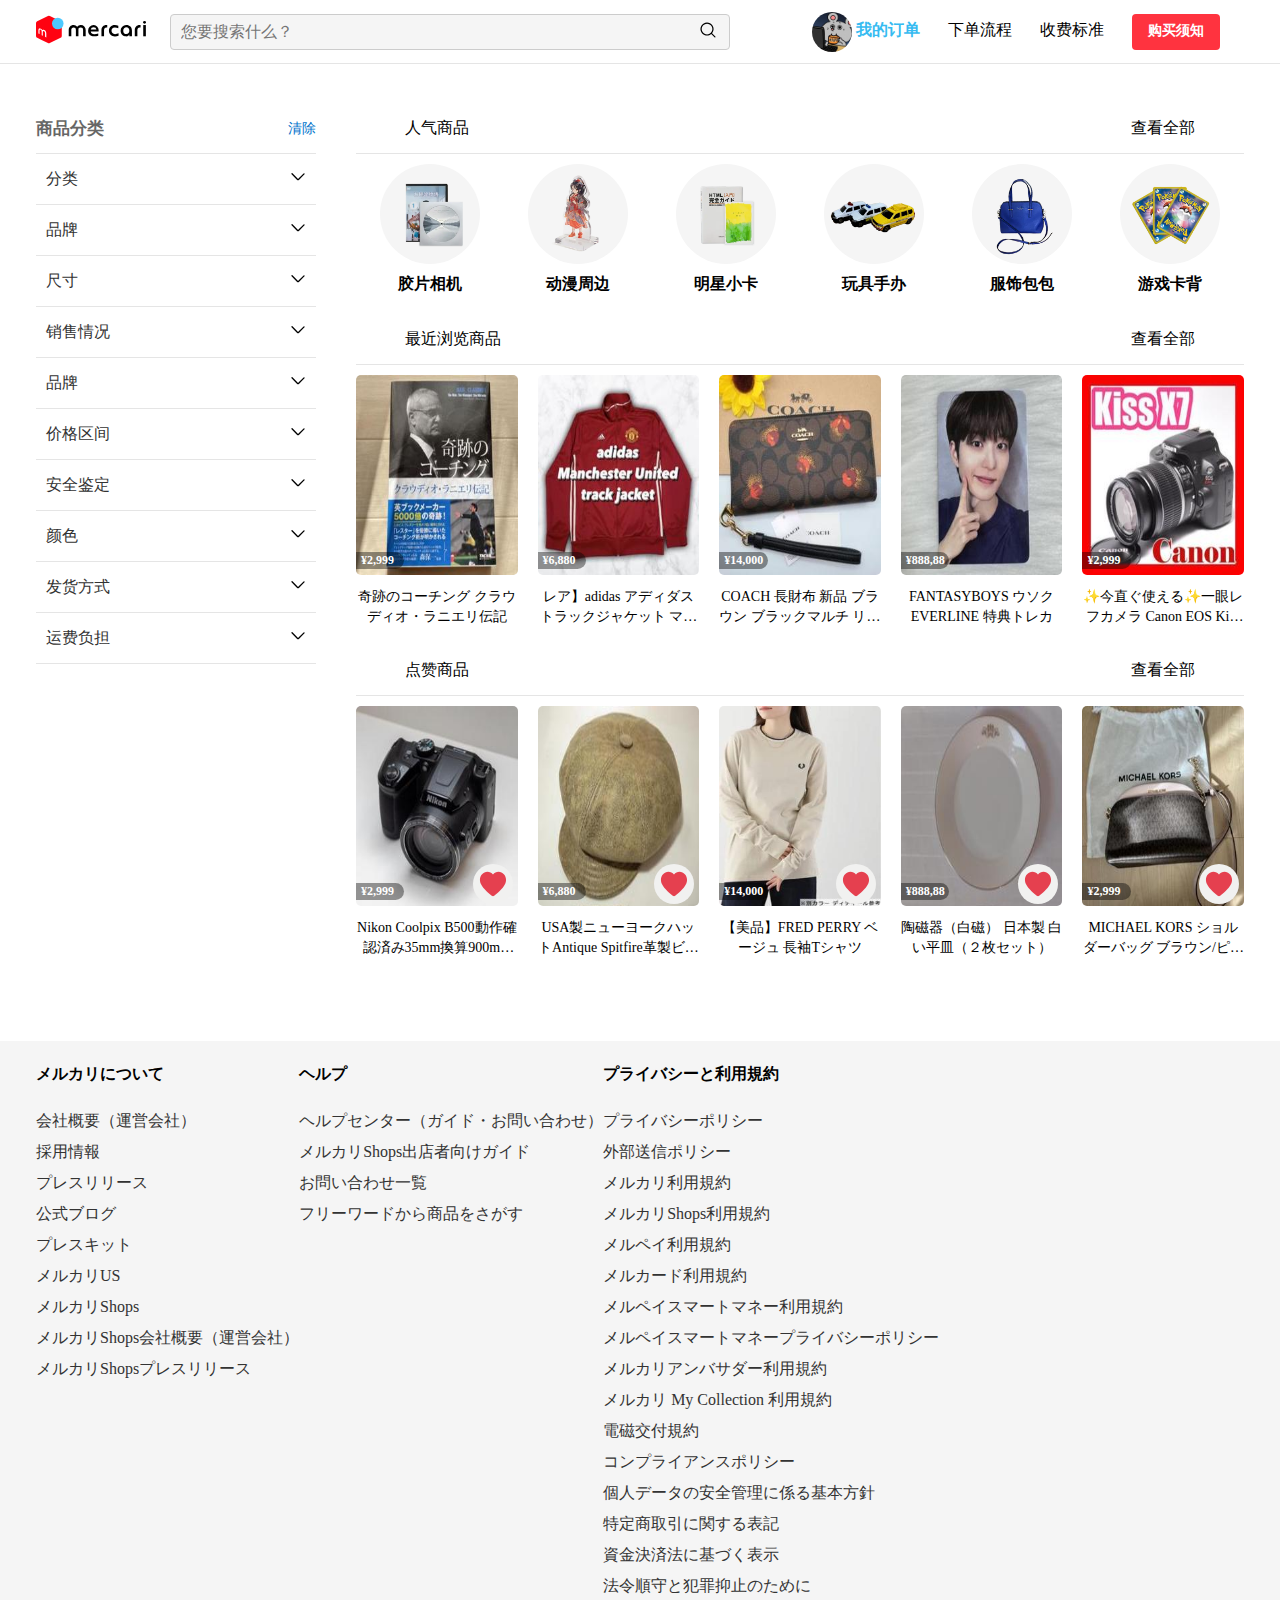
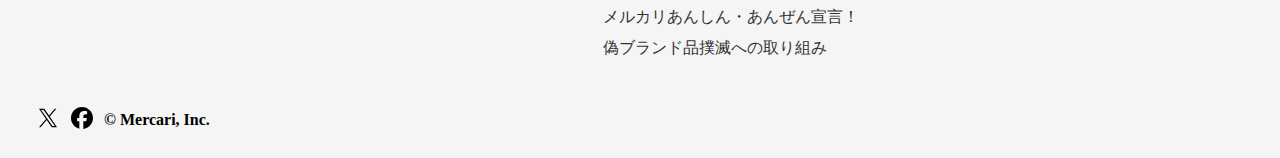
<file: index.html>
<!DOCTYPE html>
<html lang="en">

<head>
    <meta charset="UTF-8">
    <meta name="viewport" content="width=device-width, initial-scale=1.0">
    <title>Document</title>
    <link rel="stylesheet" href="../css/index.css">
    <script src="../js/jquery.min.js"></script>
</head>

<body>
    <div id="content">
        <header>
            <div class="naviTop">
                <!-- 左边logo -->
                <div class="navigoTop-left">
                    <div class="navigoTop-left-logo">
                        <svg viewBox="0 0 182 49" width="110" height="49" xmlns="http://www.w3.org/2000/svg"
                            version="1.1" role="img">
                            <title>メルカリ</title>
                            <g id="mercari-logo">
                                <path fill="#ff0211" fill-rule="evenodd"
                                    d="M42.65,14.15l0,21a3.55,3.55,0,0,1-2,3.17l-17.8,8.59a3.54,3.54,0,0,1-3.08,0L9.25,41.82,2,38.27A3.51,3.51,0,0,1,0,35.1l0-21a3.5,3.5,0,0,1,2-3.14L19.79,2.07a3.55,3.55,0,0,1,3.16,0L40.71,11A3.53,3.53,0,0,1,42.65,14.15Z">
                                </path>
                                <rect fill="var(--component-mercari-logo-text-color)" x="177.42" y="17.11" width="4.35"
                                    height="18.64"></rect>
                                <path fill="var(--component-mercari-logo-text-color)"
                                    d="M130.76,32.16c-3.66,0-5.8-2.27-5.8-5.45s1.65-5.72,5.5-5.72a13.13,13.13,0,0,1,5.73,1.37V18.29a15,15,0,0,0-5.81-1.19c-5.92,0-9.69,4.08-9.69,9.61s4.11,9.19,10,9.19a15.89,15.89,0,0,0,5.92-1.18v-4A15,15,0,0,1,130.76,32.16Z">
                                </path>
                                <path fill="var(--component-mercari-logo-text-color)"
                                    d="M74,17.11A7,7,0,0,0,68.14,20a7.39,7.39,0,0,0-6-2.89c-4.74,0-8,3.58-8,8.33V35.75h4.29V25c0-2.28,1.38-4,3.72-4A3.76,3.76,0,0,1,66,25V35.75h4.21V25A3.7,3.7,0,0,1,74,21a3.79,3.79,0,0,1,3.91,4V35.75h4.29V25.44A8,8,0,0,0,74,17.11Z">
                                </path>
                                <circle fill="var(--component-mercari-logo-text-color)" cx="179.59" cy="12.66" r="2.41">
                                </circle>
                                <path fill="var(--component-mercari-logo-text-color)"
                                    d="M149.47,17.11A9.12,9.12,0,0,0,140,26.49c0,5.52,3.73,9.38,9.06,9.38a5.84,5.84,0,0,0,5.41-3.16v3h4.28V26.49C158.76,20.8,155.17,17.11,149.47,17.11Zm0,15c-3.15,0-5.11-2.15-5.11-5.62,0-3.2,2.2-5.61,5.11-5.61,3.1,0,5,2.2,5,5.61C154.44,29.21,152.74,32.11,149.43,32.11Z">
                                </path>
                                <path fill="var(--component-mercari-logo-text-color)"
                                    d="M116.31,21c-2.35,0-3.73,1.95-3.73,4.54V35.75h-4.29V25.44c0-4.75,3.27-8.33,8-8.33h1.55V21Z">
                                </path>
                                <path fill="var(--component-mercari-logo-text-color)"
                                    d="M171.45,21c-2.35,0-3.73,1.95-3.73,4.54V35.75h-4.29V25.44c0-4.75,3.27-8.33,8-8.33H173V21Z">
                                </path>
                                <path fill="var(--component-mercari-logo-text-color)"
                                    d="M95.46,17.1a9.16,9.16,0,0,0-9.24,9.43c0,5.86,4.2,9.34,10,9.34A20.69,20.69,0,0,0,103,34.68V30.92a20.17,20.17,0,0,1-6.58,1.41C93.2,32.33,91,30.9,90.54,28h13a15.14,15.14,0,0,0,.13-2.07A8.54,8.54,0,0,0,95.46,17.1Zm-4.88,7.54a4.76,4.76,0,0,1,9.39,0Z">
                                </path>
                                <circle fill="#4dc9ff" cx="36.03" cy="14.65" r="9.56"></circle>
                                <path fill="#fff"
                                    d="M5.87,32.15,4,31.23V25.7c0-1.62.91-3.24,2.79-3.05a4.75,4.75,0,0,1,3.54,2.75,2.4,2.4,0,0,1,2.13-.6c1,.13,4.59,1.48,4.59,6.39V37.7l-2.05-1V30.58a3.25,3.25,0,0,0-2.57-3.44c-.61-.06-1.14.43-1.15,1.48s0,6.21,0,6.21L9.4,33.91V28.12c0-2.55-1.65-3.34-2.37-3.42-.41,0-1.16.21-1.16,1.52Z">
                                </path>
                            </g>
                        </svg>
                    </div>

                </div>
                <!-- 左边logo -->
                <!-- 中间搜索框 -->
                <div class="navigoTop-input">
                    <form action="" class="ftyHYg" id="ftyHYg">
                        <input type="text" class="cjcIyR" placeholder="您要搜索什么？">
                        <button class="navigoTop-search" type="button" role="button" aria-label="検索">
                            <div class="childContainer__d01ad679">
                                <div class="merIcon" aria-hidden="true"><svg width="20" height="20"
                                        class="icon__386b8057 primary__386b8057" fill-rule="evenodd"
                                        viewBox="0 0 24 24">
                                        <path
                                            d="M20.79,19.8l-3.94-3.94a7.86,7.86,0,1,0-1,1l3.94,3.94a.7.7,0,0,0,.5.21.67.67,0,0,0,.49-.21A.69.69,0,0,0,20.79,19.8ZM6.28,15.39a6.44,6.44,0,1,1,9.11,0,6.43,6.43,0,0,1-9.11,0Z">
                                        </path>
                                    </svg></div>
                            </div>
                        </button>
                    </form>
                    <div id="history">
                        <ul id="historyTop">
                            <li><span>按类别搜索</span><svg width="16" height="16" fill-rule="evenodd" viewBox="0 0 24 24">
                                    <path
                                        d="M9.93,2.29a1,1,0,0,0-1.41,0,1,1,0,0,0,0,1.42l8,8a.41.41,0,0,1,0,.58l-8,8a1,1,0,0,0,1.41,1.42l8-8a2.43,2.43,0,0,0,0-3.42Z">
                                    </path>
                                </svg></li>
                            <li><span>按品牌搜索</span><svg width="16" height="16" fill-rule="evenodd" viewBox="0 0 24 24">
                                    <path
                                        d="M9.93,2.29a1,1,0,0,0-1.41,0,1,1,0,0,0,0,1.42l8,8a.41.41,0,0,1,0,.58l-8,8a1,1,0,0,0,1.41,1.42l8-8a2.43,2.43,0,0,0,0-3.42Z">
                                    </path>
                                </svg></li>
                        </ul>
                        <div class="history-title"><span>搜索历史</span><a>清除</a></div>

                        <ul id="historyBottom">
                            <li><span>手机</span><svg width="16" height="16" fill-rule="evenodd" viewBox="0 0 24 24">
                                    <path
                                        d="M9.93,2.29a1,1,0,0,0-1.41,0,1,1,0,0,0,0,1.42l8,8a.41.41,0,0,1,0,.58l-8,8a1,1,0,0,0,1.41,1.42l8-8a2.43,2.43,0,0,0,0-3.42Z">
                                    </path>
                                </svg></li>
                            <li><span>电话</span><svg width="16" height="16" fill-rule="evenodd" viewBox="0 0 24 24">
                                    <path
                                        d="M9.93,2.29a1,1,0,0,0-1.41,0,1,1,0,0,0,0,1.42l8,8a.41.41,0,0,1,0,.58l-8,8a1,1,0,0,0,1.41,1.42l8-8a2.43,2.43,0,0,0,0-3.42Z">
                                    </path>
                                </svg></li>
                            <li><span>测试</span><svg width="16" height="16" fill-rule="evenodd" viewBox="0 0 24 24">
                                    <path
                                        d="M9.93,2.29a1,1,0,0,0-1.41,0,1,1,0,0,0,0,1.42l8,8a.41.41,0,0,1,0,.58l-8,8a1,1,0,0,0,1.41,1.42l8-8a2.43,2.43,0,0,0,0-3.42Z">
                                    </path>
                                </svg></li>
                            <li><span>电脑</span><svg width="16" height="16" fill-rule="evenodd" viewBox="0 0 24 24">
                                    <path
                                        d="M9.93,2.29a1,1,0,0,0-1.41,0,1,1,0,0,0,0,1.42l8,8a.41.41,0,0,1,0,.58l-8,8a1,1,0,0,0,1.41,1.42l8-8a2.43,2.43,0,0,0,0-3.42Z">
                                    </path>
                                </svg></li>
                                <li><span>课本</span><svg width="16" height="16" fill-rule="evenodd" viewBox="0 0 24 24">
                                    <path
                                        d="M9.93,2.29a1,1,0,0,0-1.41,0,1,1,0,0,0,0,1.42l8,8a.41.41,0,0,1,0,.58l-8,8a1,1,0,0,0,1.41,1.42l8-8a2.43,2.43,0,0,0,0-3.42Z">
                                    </path>
                                </svg></li>
                        </ul>
                        <div id="help"><span>搜索帮助</span><svg width="20" height="20" fill="#0073cc" viewBox="0 0 24 24">
                                <path
                                    d="M9.93,2.29a1,1,0,0,0-1.41,0,1,1,0,0,0,0,1.42l8,8a.41.41,0,0,1,0,.58l-8,8a1,1,0,0,0,1.41,1.42l8-8a2.43,2.43,0,0,0,0-3.42Z">
                                </path>
                            </svg></div>
                    </div>
                </div>
                <!-- 中间搜索框 -->
                <div class="navigoTop-right">
                    <ul class="navigoTop-right-list">
                        <li class="navigoTop-right-item" style="margin-right: 0;"><img src="../img/avatar.jpg" alt=""
                                id="avatar"></li>
                        <li class="navigoTop-right-item" id="Myorders"><a href="#">我的订单</a></li>
                        <li class="navigoTop-right-item nav">下单流程</li>
                        <li class="navigoTop-right-item nav">收费标准</li>
                        <li class="navigoTop-right-item nav" id="goods">购买须知</li>
                    </ul>

                </div>
            </div>
        </header>
        <!-- <p>返回</p> -->
        <main>
            <aside>
                <div class="classifyTitle"><span>商品分类</span><span>清除</span></div>
                <ul class="classify" id="accordion">
                    <li class="accordion-item">
                        <div class="accordion-title">
                            <span>分类</span>
                            <span class="iconRight"><svg width="16" height="16"  fill-rule="evenodd" viewBox="0 0 24 24"><path d="M13.67,6.45a2.46,2.46,0,0,0-3.42,0l-8,8a1,1,0,0,0,0,1.42,1,1,0,0,0,1.41,0l8-8a.35.35,0,0,1,.58,0l8,8.1a1,1,0,1,0,1.42-1.41Z"></path></svg></span>
                        </div>
                        <div class="accordion-content">
                            <select id="category-select">
                                <option value="all" selected>全部</option>
                                <option value="clothes">服装</option>
                                <option value="electronics">电子产品</option>
                                <option value="books">书籍</option>
                            </select>
                        </div>
                    </li>
                    <li class="accordion-item">
                        <div class="accordion-title">
                            <span>品牌</span>
                            <span class="iconRight"><svg width="16" height="16"  fill-rule="evenodd" viewBox="0 0 24 24"><path d="M13.67,6.45a2.46,2.46,0,0,0-3.42,0l-8,8a1,1,0,0,0,0,1.42,1,1,0,0,0,1.41,0l8-8a.35.35,0,0,1,.58,0l8,8.1a1,1,0,1,0,1.42-1.41Z"></path></svg></span>
                        </div>
                        <div class="accordion-content">
                            <select id="category-select"  >
                                <option value="all" selected>全部</option>
                                <option value="clothes">服装</option>
                                <option value="electronics">电子产品</option>
                                <option value="books">书籍</option>
                            </select>
                        </div>
                    </li>
                    <li class="accordion-item">     <div class="accordion-title">
                        <span>尺寸</span>
                        <span class="iconRight"><svg width="16" height="16"  fill-rule="evenodd" viewBox="0 0 24 24"><path d="M13.67,6.45a2.46,2.46,0,0,0-3.42,0l-8,8a1,1,0,0,0,0,1.42,1,1,0,0,0,1.41,0l8-8a.35.35,0,0,1,.58,0l8,8.1a1,1,0,1,0,1.42-1.41Z"></path></svg></span>
                    </div>
                    <div class="accordion-content">
                        <select id="category-select"  >
                            <option value="all" selected>全部</option>
                            <option value="clothes">服装</option>
                            <option value="electronics">电子产品</option>
                            <option value="books">书籍</option>
                        </select>
                    </div></li>
                    <li class="accordion-item">
                        <div class="accordion-title">
                            <span>销售情况</span>
                            <span class="iconRight"><svg width="16" height="16"  fill-rule="evenodd" viewBox="0 0 24 24"><path d="M13.67,6.45a2.46,2.46,0,0,0-3.42,0l-8,8a1,1,0,0,0,0,1.42,1,1,0,0,0,1.41,0l8-8a.35.35,0,0,1,.58,0l8,8.1a1,1,0,1,0,1.42-1.41Z"></path></svg></span>
                        </div>
                        <div class="accordion-content">
                            <select id="category-select"  >
                                <option value="all" selected>全部</option>
                                <option value="clothes">服装</option>
                                <option value="electronics">电子产品</option>
                                <option value="books">书籍</option>
                            </select>
                        </div>
                    </li>
                    <li class="accordion-item">
                        <div class="accordion-title">
                            <span>品牌</span>
                            <span class="iconRight"><svg width="16" height="16"  fill-rule="evenodd" viewBox="0 0 24 24"><path d="M13.67,6.45a2.46,2.46,0,0,0-3.42,0l-8,8a1,1,0,0,0,0,1.42,1,1,0,0,0,1.41,0l8-8a.35.35,0,0,1,.58,0l8,8.1a1,1,0,1,0,1.42-1.41Z"></path></svg></span>
                        </div>
                        <div class="accordion-content">
                            <select id="category-select"  >
                                <option value="all" selected>全部</option>
                                <option value="clothes">服装</option>
                                <option value="electronics">电子产品</option>
                                <option value="books">书籍</option>
                            </select>
                        </div>
                    </li>
                    <li class="accordion-item">
                        <div class="accordion-title">
                            <span>价格区间</span>
                            <span class="iconRight"><svg width="16" height="16"  fill-rule="evenodd" viewBox="0 0 24 24"><path d="M13.67,6.45a2.46,2.46,0,0,0-3.42,0l-8,8a1,1,0,0,0,0,1.42,1,1,0,0,0,1.41,0l8-8a.35.35,0,0,1,.58,0l8,8.1a1,1,0,1,0,1.42-1.41Z"></path></svg></span>
                        </div>
                        <div class="accordion-content">
                            <select id="category-select"  >
                                <option value="all" selected>全部</option>
                                <option value="clothes">服装</option>
                                <option value="electronics">电子产品</option>
                                <option value="books">书籍</option>
                            </select>
                        </div>
                    </li>
                    <li class="accordion-item">
                        <div class="accordion-title">
                            <span>安全鉴定</span>
                            <span class="iconRight"><svg width="16" height="16"  fill-rule="evenodd" viewBox="0 0 24 24"><path d="M13.67,6.45a2.46,2.46,0,0,0-3.42,0l-8,8a1,1,0,0,0,0,1.42,1,1,0,0,0,1.41,0l8-8a.35.35,0,0,1,.58,0l8,8.1a1,1,0,1,0,1.42-1.41Z"></path></svg></span>
                        </div>
                        <div class="accordion-content">
                            <select id="category-select"  >
                                <option value="all" selected>全部</option>
                                <option value="clothes">服装</option>
                                <option value="electronics">电子产品</option>
                                <option value="books">书籍</option>
                            </select>
                        </div>
                    </li>
                    <li class="accordion-item">
                        <div class="accordion-title">
                            <span>颜色</span>
                            <span class="iconRight"><svg width="16" height="16"  fill-rule="evenodd" viewBox="0 0 24 24"><path d="M13.67,6.45a2.46,2.46,0,0,0-3.42,0l-8,8a1,1,0,0,0,0,1.42,1,1,0,0,0,1.41,0l8-8a.35.35,0,0,1,.58,0l8,8.1a1,1,0,1,0,1.42-1.41Z"></path></svg></span>
                        </div>
                        <div class="accordion-content">
                            <select id="category-select"  >
                                <option value="all" selected>全部</option>
                                <option value="clothes">服装</option>
                                <option value="electronics">电子产品</option>
                                <option value="books">书籍</option>
                            </select>
                        </div>
                    </li>
                    <li class="accordion-item">
                        <div class="accordion-title">
                            <span>发货方式</span>
                            <span class="iconRight"><svg width="16" height="16"  fill-rule="evenodd" viewBox="0 0 24 24"><path d="M13.67,6.45a2.46,2.46,0,0,0-3.42,0l-8,8a1,1,0,0,0,0,1.42,1,1,0,0,0,1.41,0l8-8a.35.35,0,0,1,.58,0l8,8.1a1,1,0,1,0,1.42-1.41Z"></path></svg></span>
                        </div>
                        <div class="accordion-content">
                            <select id="category-select"  >
                                <option value="all" selected>全部</option>
                                <option value="clothes">服装</option>
                                <option value="electronics">电子产品</option>
                                <option value="books">书籍</option>
                            </select>
                        </div>
                    </li>
                    <li class="accordion-item">
                        <div class="accordion-title">
                            <span>运费负担</span>
                            <span class="iconRight"><svg width="16" height="16"  fill-rule="evenodd" viewBox="0 0 24 24"><path d="M13.67,6.45a2.46,2.46,0,0,0-3.42,0l-8,8a1,1,0,0,0,0,1.42,1,1,0,0,0,1.41,0l8-8a.35.35,0,0,1,.58,0l8,8.1a1,1,0,1,0,1.42-1.41Z"></path></svg></span>
                        </div>
                        <div class="accordion-content">
                            <select id="category-select"  >
                                <option value="all" selected>全部</option>
                                <option value="clothes">服装</option>
                                <option value="electronics">电子产品</option>
                                <option value="books">书籍</option>
                            </select>
                        </div>
                    </li>
                </ul>
            </aside>
            <article>
                <div class="arcticleTitle">
                    <p>人气商品</p>
                    <p>查看全部</p>
                </div>
                <div class="goodsItem">
                    <div class="item">
                       <div class="imgBgk"> <img src="../img/相机.jpg" alt=""></div>
                        <p>胶片相机</p>
                    </div>
                    <div class="item">
                        <div class="imgBgk"> <img src="../img/周边.jpg" alt=""></div>
                         <p>动漫周边</p>
                     </div>
                     <div class="item">
                        <div class="imgBgk"> <img src="../img/明星.jpg" alt=""></div>
                         <p>明星小卡</p>
                     </div>
                     <div class="item">
                        <div class="imgBgk"> <img src="../img/玩具.jpg" alt=""></div>
                         <p>玩具手办</p>
                     </div>
                     <div class="item">
                        <div class="imgBgk"> <img src="../img/包.jpg" alt=""></div>
                         <p>服饰包包</p>
                     </div>
                     <div class="item">
                        <div class="imgBgk"> <img src="../img/游戏卡.jpg" alt=""></div>
                         <p>游戏卡背</p>
                     </div>
                </div>
                <div class="arcticleTitle">
                    <p>最近浏览商品</p>
                    <p>查看全部</p>
                </div>
                <div class="products">
                    <div class="item">
                        <div class="productsimg"> 
                            <img src="../img/productsimg1.jpg" alt="">
                            <div class="priceContainer"><span class="number">¥2,999</span></div>
                        </div>
                         <p>奇跡のコーチング クラウディオ・ラニエリ伝記</p>
                     </div>
                     <div class="item">
                        <div class="productsimg"> 
                            <img src="../img/productsimg2.jpg" alt="">
                            <div class="priceContainer"><span class="number">¥6,880</span></div>
                        </div>
                         <p>レア】adidas アディダス トラックジャケット マンチェスター ユナイテッド</p>
                     </div>
                     <div class="item">
                        <div class="productsimg"> 
                            <img src="../img/productsimg3.jpg" alt="">
                            <div class="priceContainer"><span class="number">¥14,000</span></div>
                        </div>
                         <p>COACH 長財布 新品 ブラウン ブラックマルチ リストレット レディース</p>
                     </div>
                     <div class="item">
                        <div class="productsimg"> 
                            <img src="../img/productsimg4.jpg" alt="">
                            <div class="priceContainer"><span class="number">¥888,88</span></div>
                        </div>
                         <p>FANTASYBOYS ウソク EVERLINE 特典トレカ</p>
                     </div>
                     <div class="item">
                        <div class="productsimg"> 
                            <img src="../img/productsimg5.jpg" alt="">
                            <div class="priceContainer"><span class="number">¥2,999</span></div>
                        </div>
                         <p>✨今直ぐ使える✨一眼レフカメラ Canon EOS Kiss X7 レンズセットのサムネイル</p>
                     </div>
 
                </div>
                <div class="arcticleTitle">
                    <p>点赞商品</p>
                    <p>查看全部</p>
                </div>
                <div class="products">
                    <div class="item">
                        <div class="productsimg"> 
                            <img src="../img/like1.jpg" alt="">
                            <div class="priceContainer"><span class="number">¥2,999</span></div>
                            <div class="priceContainerRight"><svg t="1732935454645" class="icon" viewBox="0 0 1024 1024" version="1.1" xmlns="http://www.w3.org/2000/svg" p-id="4276" width="32" height="32"><path d="M512 901.746939c-13.583673 0-26.122449-4.179592-37.093878-13.061225-8.881633-7.314286-225.697959-175.020408-312.424489-311.379592C133.746939 532.37551 94.040816 471.24898 94.040816 384.522449c0-144.718367 108.146939-262.269388 240.326531-262.269388 67.395918 0 131.657143 30.82449 177.632653 84.636735 45.453061-54.334694 109.191837-84.636735 177.110204-84.636735 132.702041 0 240.326531 117.55102 240.326531 262.269388 0 85.159184-37.093878 143.673469-67.395919 191.216327l-1.044898 1.567346c-86.726531 136.359184-303.542857 304.587755-312.424489 311.379592-10.44898 8.359184-22.987755 13.061224-36.571429 13.061225z" fill="#E5404F" p-id="4277"></path></svg></div>
                        </div>
                         <p>Nikon Coolpix B500動作確認済み35mm換算900mm望遠レンズ</p>
                     </div>
                     <div class="item">
                        <div class="productsimg"> 
                            <img src="../img/like2.jpg" alt="">
                            <div class="priceContainer"><span class="number">¥6,880</span></div>
                            <div class="priceContainerRight"><svg t="1732935454645" class="icon" viewBox="0 0 1024 1024" version="1.1" xmlns="http://www.w3.org/2000/svg" p-id="4276" width="32" height="32"><path d="M512 901.746939c-13.583673 0-26.122449-4.179592-37.093878-13.061225-8.881633-7.314286-225.697959-175.020408-312.424489-311.379592C133.746939 532.37551 94.040816 471.24898 94.040816 384.522449c0-144.718367 108.146939-262.269388 240.326531-262.269388 67.395918 0 131.657143 30.82449 177.632653 84.636735 45.453061-54.334694 109.191837-84.636735 177.110204-84.636735 132.702041 0 240.326531 117.55102 240.326531 262.269388 0 85.159184-37.093878 143.673469-67.395919 191.216327l-1.044898 1.567346c-86.726531 136.359184-303.542857 304.587755-312.424489 311.379592-10.44898 8.359184-22.987755 13.061224-36.571429 13.061225z" fill="#E5404F" p-id="4277"></path></svg></div>
                        </div>
                         <p>USA製ニューヨークハットAntique Spitfire革製ビンテージM新品</p>
                     </div>
                     <div class="item">
                        <div class="productsimg"> 
                            <img src="../img/like3.jpg" alt="">
                            <div class="priceContainer"><span class="number">¥14,000</span></div>
                            <div class="priceContainerRight"><svg t="1732935454645" class="icon" viewBox="0 0 1024 1024" version="1.1" xmlns="http://www.w3.org/2000/svg" p-id="4276" width="32" height="32"><path d="M512 901.746939c-13.583673 0-26.122449-4.179592-37.093878-13.061225-8.881633-7.314286-225.697959-175.020408-312.424489-311.379592C133.746939 532.37551 94.040816 471.24898 94.040816 384.522449c0-144.718367 108.146939-262.269388 240.326531-262.269388 67.395918 0 131.657143 30.82449 177.632653 84.636735 45.453061-54.334694 109.191837-84.636735 177.110204-84.636735 132.702041 0 240.326531 117.55102 240.326531 262.269388 0 85.159184-37.093878 143.673469-67.395919 191.216327l-1.044898 1.567346c-86.726531 136.359184-303.542857 304.587755-312.424489 311.379592-10.44898 8.359184-22.987755 13.061224-36.571429 13.061225z" fill="#E5404F" p-id="4277"></path></svg></div>
                        </div>
                         <p>【美品】FRED PERRY ベージュ 長袖Tシャツ</p>
                     </div>
                     <div class="item">
                        <div class="productsimg"> 
                            <img src="../img/like4.jpg" alt="">
                            <div class="priceContainer"><span class="number">¥888,88</span></div>
                            <div class="priceContainerRight"><svg t="1732935454645" class="icon" viewBox="0 0 1024 1024" version="1.1" xmlns="http://www.w3.org/2000/svg" p-id="4276" width="32" height="32"><path d="M512 901.746939c-13.583673 0-26.122449-4.179592-37.093878-13.061225-8.881633-7.314286-225.697959-175.020408-312.424489-311.379592C133.746939 532.37551 94.040816 471.24898 94.040816 384.522449c0-144.718367 108.146939-262.269388 240.326531-262.269388 67.395918 0 131.657143 30.82449 177.632653 84.636735 45.453061-54.334694 109.191837-84.636735 177.110204-84.636735 132.702041 0 240.326531 117.55102 240.326531 262.269388 0 85.159184-37.093878 143.673469-67.395919 191.216327l-1.044898 1.567346c-86.726531 136.359184-303.542857 304.587755-312.424489 311.379592-10.44898 8.359184-22.987755 13.061224-36.571429 13.061225z" fill="#E5404F" p-id="4277"></path></svg></div>
                        </div>
                         <p>陶磁器（白磁） 日本製 白い平皿（２枚セット）</p>
                     </div>
                     <div class="item">
                        <div class="productsimg"> 
                            <img src="../img/like5.jpg" alt="">
                            <div class="priceContainer"><span class="number">¥2,999</span></div>
                            <div class="priceContainerRight"><svg t="1732935454645" class="icon" viewBox="0 0 1024 1024" version="1.1" xmlns="http://www.w3.org/2000/svg" p-id="4276" width="32" height="32"><path d="M512 901.746939c-13.583673 0-26.122449-4.179592-37.093878-13.061225-8.881633-7.314286-225.697959-175.020408-312.424489-311.379592C133.746939 532.37551 94.040816 471.24898 94.040816 384.522449c0-144.718367 108.146939-262.269388 240.326531-262.269388 67.395918 0 131.657143 30.82449 177.632653 84.636735 45.453061-54.334694 109.191837-84.636735 177.110204-84.636735 132.702041 0 240.326531 117.55102 240.326531 262.269388 0 85.159184-37.093878 143.673469-67.395919 191.216327l-1.044898 1.567346c-86.726531 136.359184-303.542857 304.587755-312.424489 311.379592-10.44898 8.359184-22.987755 13.061224-36.571429 13.061225z" fill="#E5404F" p-id="4277"></path></svg></div>
                        </div>
                         <p>MICHAEL KORS ショルダーバッグ ブラウン/ピンク</p>
                     </div>
 
                </div>
            </article>
        </main>
        <footer>
           <div class="footer-content"><section class="sc-86a32835-1 hBQKpa"><p class="merText body__5616e150 primary__5616e150 bold__5616e150 mer-spacing-b-16">メルカリについて</p><ul class="sc-86a32835-2 bcwZpz"><li><a target="_blank" rel="noopener noreferrer" href="https://about.mercari.com/">会社概要（運営会社）</a></li><li><a target="_blank" rel="noopener noreferrer" href="https://careers.mercari.com/jp/">採用情報</a></li><li><a target="_blank" rel="noopener noreferrer" href="https://about.mercari.com/press/news/">プレスリリース</a></li><li><a target="_blank" rel="noopener noreferrer" href="https://jp-news.mercari.com/">公式ブログ</a></li><li><a target="_blank" rel="noopener noreferrer" href="https://about.mercari.com/press/press-kit/mercari/">プレスキット</a></li><li><a target="_blank" rel="noopener noreferrer" href="https://mercari.com/">メルカリUS</a></li><li><a target="_blank" rel="noopener noreferrer" href="https://mercari-shops.com">メルカリShops</a></li><li><a target="_blank" rel="noopener noreferrer" href="https://souzoh.com">メルカリShops会社概要（運営会社）</a></li><li><a target="_blank" rel="noopener noreferrer" href="https://souzoh.com/news">メルカリShopsプレスリリース</a></li></ul></section><section class="sc-86a32835-1 hBQKpa"><p class="merText body__5616e150 primary__5616e150 bold__5616e150 mer-spacing-b-16">ヘルプ</p><ul class="sc-86a32835-2 bcwZpz"><li><a target="_blank" rel="noopener noreferrer" href="https://help.jp.mercari.com">ヘルプセンター（ガイド・お問い合わせ）</a></li><li><a target="_blank" rel="noopener noreferrer" href="https://support.mercari-shops.com/hc/ja">メルカリShops出店者向けガイド</a></li><li><a target="_blank" rel="noopener noreferrer" href="https://help.jp.mercari.com/cases">お問い合わせ一覧</a></li><li><a href="/keywords">フリーワードから商品をさがす</a></li></ul></section><section class="sc-86a32835-1 hBQKpa"><p class="merText body__5616e150 primary__5616e150 bold__5616e150 mer-spacing-b-16">プライバシーと利用規約</p><ul class="sc-86a32835-2 bcwZpz"><li><a target="_blank" rel="noopener noreferrer" href="https://static.jp.mercari.com/privacy">プライバシーポリシー</a></li><li><a target="_blank" rel="noopener noreferrer" href="https://static.jp.mercari.com/cookie_policy">外部送信ポリシー</a></li><li><a target="_blank" rel="noopener noreferrer" href="https://static.jp.mercari.com/tos">メルカリ利用規約</a></li><li><a target="_blank" rel="noopener noreferrer" href="https://support.mercari-shops.com/hc/ja/articles/900005891046">メルカリShops利用規約</a></li><li><a target="_blank" rel="noopener noreferrer" href="https://static.jp.mercari.com/merpay_tos">メルペイ利用規約</a></li><li><a target="_blank" rel="noopener noreferrer" href="https://static.jp.mercari.com/mercard_tos">メルカード利用規約</a></li><li><a target="_blank" rel="noopener noreferrer" href="https://static.jp.mercari.com/money_lending_tos">メルペイスマートマネー利用規約</a></li><li><a target="_blank" rel="noopener noreferrer" href="https://static.jp.mercari.com/money_lending_privacy">メルペイスマートマネープライバシーポリシー</a></li><li><a target="_blank" rel="noopener noreferrer" href="https://static.jp.mercari.com/ambassador/tos">メルカリアンバサダー利用規約</a></li><li><a target="_blank" rel="noopener noreferrer" href="https://static.jp.mercari.com/mycollection/tos">メルカリ My Collection 利用規約</a></li><li><a target="_blank" rel="noopener noreferrer" href="https://static.jp.mercari.com/money_lending_digital_agreement">電磁交付規約</a></li><li><a target="_blank" rel="noopener noreferrer" href="https://static.jp.mercari.com/compliance">コンプライアンスポリシー</a></li><li><a target="_blank" rel="noopener noreferrer" href="https://static.jp.mercari.com/data_security">個人データの安全管理に係る基本方針</a></li><li><a target="_blank" rel="noopener noreferrer" href="https://static.jp.mercari.com/tokutei">特定商取引に関する表記</a></li><li><a target="_blank" rel="noopener noreferrer" href="https://static.jp.mercari.com/shikin_kessai">資金決済法に基づく表示</a></li><li><a target="_blank" rel="noopener noreferrer" href="https://about.mercari.com/sustainability/safe-secure-and-fair-transactions/">法令順守と犯罪抑止のために</a></li><li><a target="_blank" rel="noopener noreferrer" href="https://static.jp.mercari.com/safe/description">メルカリあんしん・あんぜん宣言！</a></li><li><a target="_blank" rel="noopener noreferrer" href="https://static.jp.mercari.com/authenticity">偽ブランド品撲滅への取り組み</a></li></ul></section></div>
           <div class="sc-d975629b-3 fAkvRq"><div class="sc-1a095b48-9 hKKlVg"><div class="mer-spacing-r-16 merTooltip"><div class="targetContainer__f205fbf7"><a target="_blank" rel="noopener noreferrer" class="social-link" href="https://twitter.com/mercari_jp"><div class="merResourceBase" ><svg width="24" height="24" viewBox="0 0 24 24" fill="inherit" xmlns="http://www.w3.org/2000/svg" version="1.1" role="img"><title>X</title><path d="M13.7124 10.5893L20.4133 2.80005H18.8254L13.0071 9.56336L8.35992 2.80005H3L10.0274 13.0274L3 21.1956H4.58799L10.7324 14.0533L15.6401 21.1956H21L13.7121 10.5893H13.7124ZM11.5375 13.1175L10.8255 12.0991L5.16017 3.99547H7.59922L12.1712 10.5353L12.8832 11.5537L18.8262 20.0546H16.3871L11.5375 13.1179V13.1175Z"></path></svg></div></a><div class="positioner__f205fbf7" aria-hidden="true"></div></div></div><div class="merTooltip"><div class="targetContainer__f205fbf7"><a target="_blank" rel="noopener noreferrer" class="social-link" href="https://www.facebook.com/mercarijp"><div class="merResourceBase" style="fill: var(--alias-color-icon-primary-default);"><svg width="24" height="24" viewBox="0 0 24 24" fill="inherit" xmlns="http://www.w3.org/2000/svg" version="1.1" role="img"><title>Facebook</title><path d="M22.9996 12C22.9996 5.92492 18.0747 1 11.9998 1C5.92482 1 1 5.92492 1 12C1 17.1586 4.55161 21.4873 9.34267 22.6762V15.3616H7.07452V12H9.34267V10.5515C9.34267 6.80756 11.0371 5.0722 14.7128 5.0722C15.4097 5.0722 16.6122 5.20904 17.1041 5.34544V8.39244C16.8445 8.36516 16.3935 8.35152 15.8334 8.35152C14.0299 8.35152 13.333 9.03484 13.333 10.8111V12H16.9259L16.3086 15.3616H13.333V22.9195C18.7796 22.2617 23 17.6241 23 12H22.9996Z"></path></svg></div></a><div class="positioner__f205fbf7" aria-hidden="true"></div></div></div></div><div class="sc-1a095b48-9 sc-d975629b-4 boxcis iDKriH"><span class="merText caption__5616e150 secondary__5616e150 rights">© Mercari, Inc.</span></div></div>
        </footer>
    </div>

    


</body>

</html>
<script src="../js/index.js"></script>
</file>
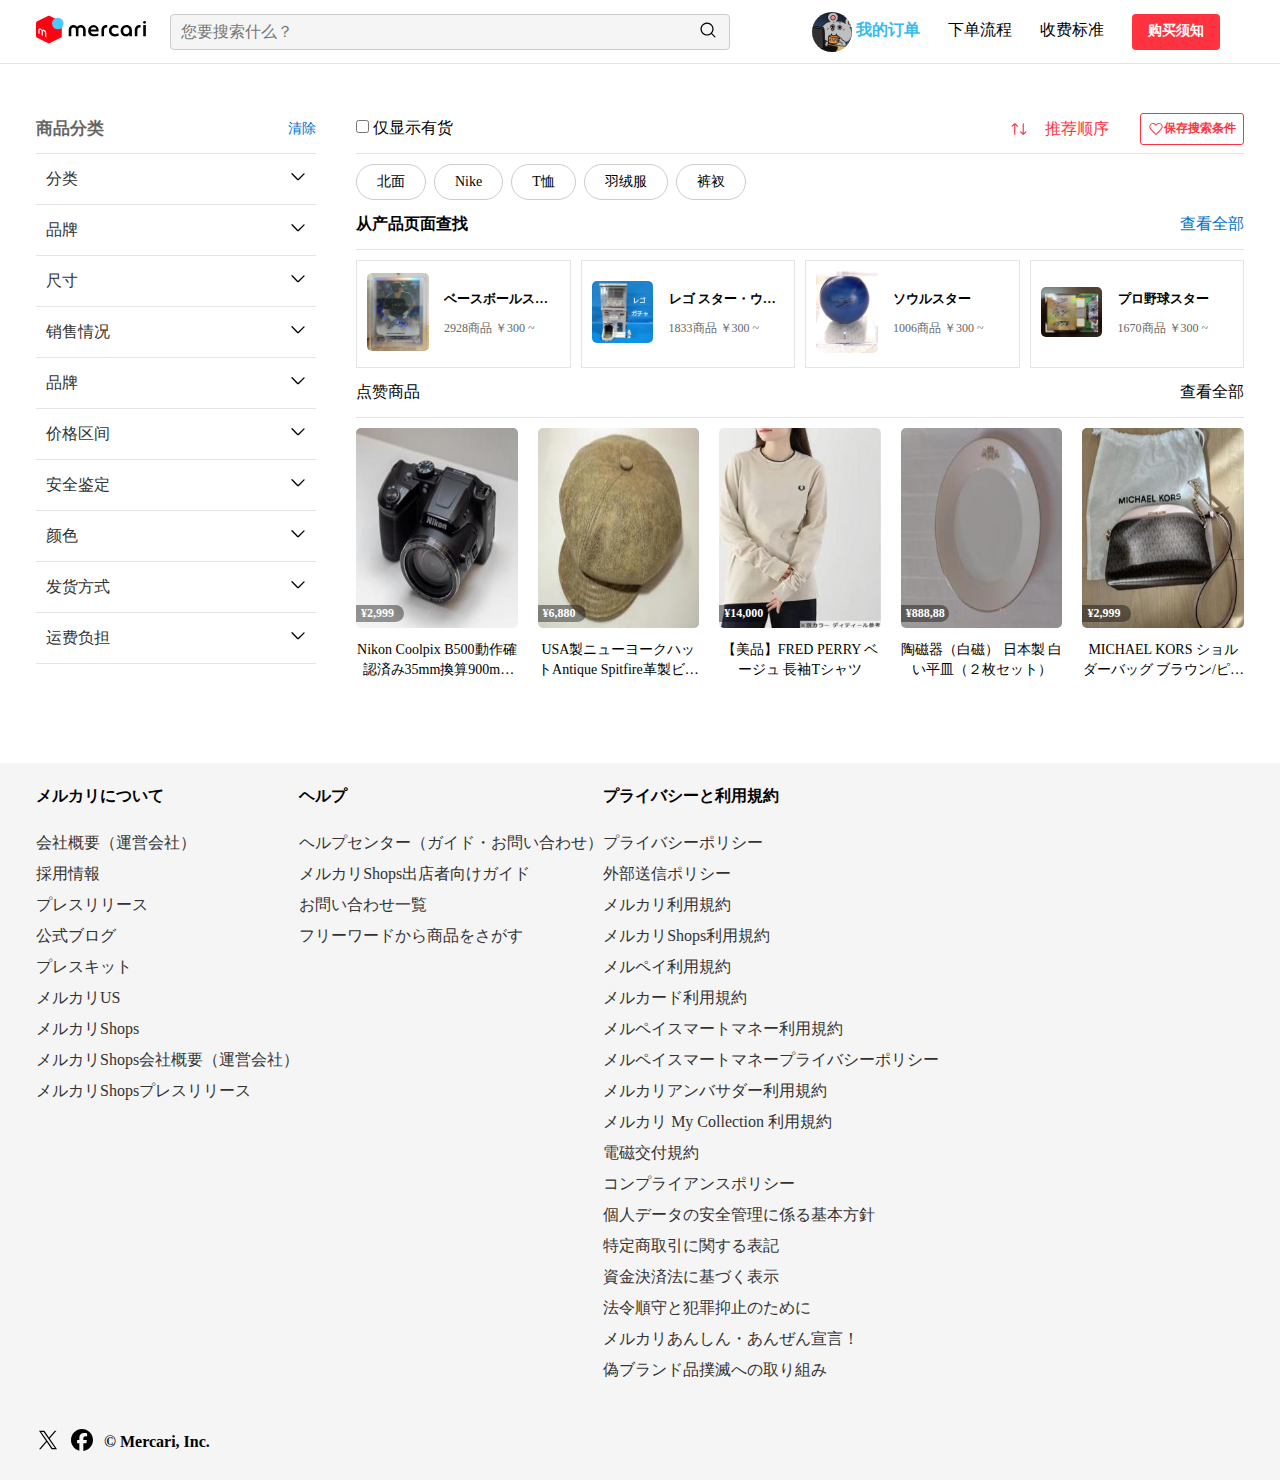
<file: html/search.html>
<!DOCTYPE html>
<html lang="en">

<head>
    <meta charset="UTF-8">
    <meta name="viewport" content="width=device-width, initial-scale=1.0">
    <title>Document</title>
    <link rel="stylesheet" href="../css/search.css">
    <script src="../js/jquery.min.js"></script>
</head>

<body>
    <div id="content">
        <header>
            <div class="naviTop">
                <!-- 左边logo -->
                <div class="navigoTop-left">
                    <div class="navigoTop-left-logo">
                        <svg viewBox="0 0 182 49" width="110" height="49" xmlns="http://www.w3.org/2000/svg"
                            version="1.1" role="img">
                            <title>メルカリ</title>
                            <g id="mercari-logo">
                                <path fill="#ff0211" fill-rule="evenodd"
                                    d="M42.65,14.15l0,21a3.55,3.55,0,0,1-2,3.17l-17.8,8.59a3.54,3.54,0,0,1-3.08,0L9.25,41.82,2,38.27A3.51,3.51,0,0,1,0,35.1l0-21a3.5,3.5,0,0,1,2-3.14L19.79,2.07a3.55,3.55,0,0,1,3.16,0L40.71,11A3.53,3.53,0,0,1,42.65,14.15Z">
                                </path>
                                <rect fill="var(--component-mercari-logo-text-color)" x="177.42" y="17.11" width="4.35"
                                    height="18.64"></rect>
                                <path fill="var(--component-mercari-logo-text-color)"
                                    d="M130.76,32.16c-3.66,0-5.8-2.27-5.8-5.45s1.65-5.72,5.5-5.72a13.13,13.13,0,0,1,5.73,1.37V18.29a15,15,0,0,0-5.81-1.19c-5.92,0-9.69,4.08-9.69,9.61s4.11,9.19,10,9.19a15.89,15.89,0,0,0,5.92-1.18v-4A15,15,0,0,1,130.76,32.16Z">
                                </path>
                                <path fill="var(--component-mercari-logo-text-color)"
                                    d="M74,17.11A7,7,0,0,0,68.14,20a7.39,7.39,0,0,0-6-2.89c-4.74,0-8,3.58-8,8.33V35.75h4.29V25c0-2.28,1.38-4,3.72-4A3.76,3.76,0,0,1,66,25V35.75h4.21V25A3.7,3.7,0,0,1,74,21a3.79,3.79,0,0,1,3.91,4V35.75h4.29V25.44A8,8,0,0,0,74,17.11Z">
                                </path>
                                <circle fill="var(--component-mercari-logo-text-color)" cx="179.59" cy="12.66" r="2.41">
                                </circle>
                                <path fill="var(--component-mercari-logo-text-color)"
                                    d="M149.47,17.11A9.12,9.12,0,0,0,140,26.49c0,5.52,3.73,9.38,9.06,9.38a5.84,5.84,0,0,0,5.41-3.16v3h4.28V26.49C158.76,20.8,155.17,17.11,149.47,17.11Zm0,15c-3.15,0-5.11-2.15-5.11-5.62,0-3.2,2.2-5.61,5.11-5.61,3.1,0,5,2.2,5,5.61C154.44,29.21,152.74,32.11,149.43,32.11Z">
                                </path>
                                <path fill="var(--component-mercari-logo-text-color)"
                                    d="M116.31,21c-2.35,0-3.73,1.95-3.73,4.54V35.75h-4.29V25.44c0-4.75,3.27-8.33,8-8.33h1.55V21Z">
                                </path>
                                <path fill="var(--component-mercari-logo-text-color)"
                                    d="M171.45,21c-2.35,0-3.73,1.95-3.73,4.54V35.75h-4.29V25.44c0-4.75,3.27-8.33,8-8.33H173V21Z">
                                </path>
                                <path fill="var(--component-mercari-logo-text-color)"
                                    d="M95.46,17.1a9.16,9.16,0,0,0-9.24,9.43c0,5.86,4.2,9.34,10,9.34A20.69,20.69,0,0,0,103,34.68V30.92a20.17,20.17,0,0,1-6.58,1.41C93.2,32.33,91,30.9,90.54,28h13a15.14,15.14,0,0,0,.13-2.07A8.54,8.54,0,0,0,95.46,17.1Zm-4.88,7.54a4.76,4.76,0,0,1,9.39,0Z">
                                </path>
                                <circle fill="#4dc9ff" cx="36.03" cy="14.65" r="9.56"></circle>
                                <path fill="#fff"
                                    d="M5.87,32.15,4,31.23V25.7c0-1.62.91-3.24,2.79-3.05a4.75,4.75,0,0,1,3.54,2.75,2.4,2.4,0,0,1,2.13-.6c1,.13,4.59,1.48,4.59,6.39V37.7l-2.05-1V30.58a3.25,3.25,0,0,0-2.57-3.44c-.61-.06-1.14.43-1.15,1.48s0,6.21,0,6.21L9.4,33.91V28.12c0-2.55-1.65-3.34-2.37-3.42-.41,0-1.16.21-1.16,1.52Z">
                                </path>
                            </g>
                        </svg>
                    </div>

                </div>
                <!-- 左边logo -->
                <!-- 中间搜索框 -->
                <div class="navigoTop-input">
                    <form action="" class="ftyHYg" id="ftyHYg">
                        <input type="text" class="cjcIyR" placeholder="您要搜索什么？">
                        <button class="navigoTop-search" type="button" role="button" aria-label="検索">
                            <div class="childContainer__d01ad679">
                                <div class="merIcon" aria-hidden="true"><svg width="20" height="20"
                                        class="icon__386b8057 primary__386b8057" fill-rule="evenodd"
                                        viewBox="0 0 24 24">
                                        <path
                                            d="M20.79,19.8l-3.94-3.94a7.86,7.86,0,1,0-1,1l3.94,3.94a.7.7,0,0,0,.5.21.67.67,0,0,0,.49-.21A.69.69,0,0,0,20.79,19.8ZM6.28,15.39a6.44,6.44,0,1,1,9.11,0,6.43,6.43,0,0,1-9.11,0Z">
                                        </path>
                                    </svg></div>
                            </div>
                        </button>
                    </form>
                    <div id="history">
                        <ul id="historyTop">
                            <li><span>按类别搜索</span><svg width="16" height="16" fill-rule="evenodd" viewBox="0 0 24 24">
                                    <path
                                        d="M9.93,2.29a1,1,0,0,0-1.41,0,1,1,0,0,0,0,1.42l8,8a.41.41,0,0,1,0,.58l-8,8a1,1,0,0,0,1.41,1.42l8-8a2.43,2.43,0,0,0,0-3.42Z">
                                    </path>
                                </svg></li>
                            <li><span>按品牌搜索</span><svg width="16" height="16" fill-rule="evenodd" viewBox="0 0 24 24">
                                    <path
                                        d="M9.93,2.29a1,1,0,0,0-1.41,0,1,1,0,0,0,0,1.42l8,8a.41.41,0,0,1,0,.58l-8,8a1,1,0,0,0,1.41,1.42l8-8a2.43,2.43,0,0,0,0-3.42Z">
                                    </path>
                                </svg></li>
                        </ul>
                        <div class="history-title"><span>搜索历史</span><a>清除</a></div>

                        <ul id="historyBottom">
                            <li><span>手机</span><svg width="16" height="16" fill-rule="evenodd" viewBox="0 0 24 24">
                                    <path
                                        d="M9.93,2.29a1,1,0,0,0-1.41,0,1,1,0,0,0,0,1.42l8,8a.41.41,0,0,1,0,.58l-8,8a1,1,0,0,0,1.41,1.42l8-8a2.43,2.43,0,0,0,0-3.42Z">
                                    </path>
                                </svg></li>
                            <li><span>电话</span><svg width="16" height="16" fill-rule="evenodd" viewBox="0 0 24 24">
                                    <path
                                        d="M9.93,2.29a1,1,0,0,0-1.41,0,1,1,0,0,0,0,1.42l8,8a.41.41,0,0,1,0,.58l-8,8a1,1,0,0,0,1.41,1.42l8-8a2.43,2.43,0,0,0,0-3.42Z">
                                    </path>
                                </svg></li>
                            <li><span>测试</span><svg width="16" height="16" fill-rule="evenodd" viewBox="0 0 24 24">
                                    <path
                                        d="M9.93,2.29a1,1,0,0,0-1.41,0,1,1,0,0,0,0,1.42l8,8a.41.41,0,0,1,0,.58l-8,8a1,1,0,0,0,1.41,1.42l8-8a2.43,2.43,0,0,0,0-3.42Z">
                                    </path>
                                </svg></li>
                            <li><span>电脑</span><svg width="16" height="16" fill-rule="evenodd" viewBox="0 0 24 24">
                                    <path
                                        d="M9.93,2.29a1,1,0,0,0-1.41,0,1,1,0,0,0,0,1.42l8,8a.41.41,0,0,1,0,.58l-8,8a1,1,0,0,0,1.41,1.42l8-8a2.43,2.43,0,0,0,0-3.42Z">
                                    </path>
                                </svg></li>
                            <li><span>课本</span><svg width="16" height="16" fill-rule="evenodd" viewBox="0 0 24 24">
                                    <path
                                        d="M9.93,2.29a1,1,0,0,0-1.41,0,1,1,0,0,0,0,1.42l8,8a.41.41,0,0,1,0,.58l-8,8a1,1,0,0,0,1.41,1.42l8-8a2.43,2.43,0,0,0,0-3.42Z">
                                    </path>
                                </svg></li>
                        </ul>
                        <div id="help"><span>搜索帮助</span><svg width="20" height="20" fill="#0073cc" viewBox="0 0 24 24">
                                <path
                                    d="M9.93,2.29a1,1,0,0,0-1.41,0,1,1,0,0,0,0,1.42l8,8a.41.41,0,0,1,0,.58l-8,8a1,1,0,0,0,1.41,1.42l8-8a2.43,2.43,0,0,0,0-3.42Z">
                                </path>
                            </svg></div>
                    </div>
                </div>
                <!-- 中间搜索框 -->
                <div class="navigoTop-right">
                    <ul class="navigoTop-right-list">
                        <li class="navigoTop-right-item" style="margin-right: 0;"><img src="../img/avatar.jpg" alt=""
                                id="avatar"></li>
                        <li class="navigoTop-right-item" id="Myorders"><a href="#">我的订单</a></li>
                        <li class="navigoTop-right-item nav">下单流程</li>
                        <li class="navigoTop-right-item nav">收费标准</li>
                        <li class="navigoTop-right-item nav" id="goods">购买须知</li>
                    </ul>

                </div>
            </div>
        </header>
        <!-- <p>返回</p> -->
        <main>
            <aside>
                <div class="classifyTitle"><span>商品分类</span><span>清除</span></div>
                <ul class="classify" id="accordion">
                    <li class="accordion-item">
                        <div class="accordion-title">
                            <span>分类</span>
                            <span class="iconRight"><svg width="16" height="16" fill-rule="evenodd" viewBox="0 0 24 24">
                                    <path
                                        d="M13.67,6.45a2.46,2.46,0,0,0-3.42,0l-8,8a1,1,0,0,0,0,1.42,1,1,0,0,0,1.41,0l8-8a.35.35,0,0,1,.58,0l8,8.1a1,1,0,1,0,1.42-1.41Z">
                                    </path>
                                </svg></span>
                        </div>
                        <div class="accordion-content">
                            <select id="category-select">
                                <option value="all" selected>全部</option>
                                <option value="clothes">服装</option>
                                <option value="electronics">电子产品</option>
                                <option value="books">书籍</option>
                            </select>
                        </div>
                    </li>
                    <li class="accordion-item">
                        <div class="accordion-title">
                            <span>品牌</span>
                            <span class="iconRight"><svg width="16" height="16" fill-rule="evenodd" viewBox="0 0 24 24">
                                    <path
                                        d="M13.67,6.45a2.46,2.46,0,0,0-3.42,0l-8,8a1,1,0,0,0,0,1.42,1,1,0,0,0,1.41,0l8-8a.35.35,0,0,1,.58,0l8,8.1a1,1,0,1,0,1.42-1.41Z">
                                    </path>
                                </svg></span>
                        </div>
                        <div class="accordion-content">
                            <select id="category-select">
                                <option value="all" selected>全部</option>
                                <option value="clothes">服装</option>
                                <option value="electronics">电子产品</option>
                                <option value="books">书籍</option>
                            </select>
                        </div>
                    </li>
                    <li class="accordion-item">
                        <div class="accordion-title">
                            <span>尺寸</span>
                            <span class="iconRight"><svg width="16" height="16" fill-rule="evenodd" viewBox="0 0 24 24">
                                    <path
                                        d="M13.67,6.45a2.46,2.46,0,0,0-3.42,0l-8,8a1,1,0,0,0,0,1.42,1,1,0,0,0,1.41,0l8-8a.35.35,0,0,1,.58,0l8,8.1a1,1,0,1,0,1.42-1.41Z">
                                    </path>
                                </svg></span>
                        </div>
                        <div class="accordion-content">
                            <select id="category-select">
                                <option value="all" selected>全部</option>
                                <option value="clothes">服装</option>
                                <option value="electronics">电子产品</option>
                                <option value="books">书籍</option>
                            </select>
                        </div>
                    </li>
                    <li class="accordion-item">
                        <div class="accordion-title">
                            <span>销售情况</span>
                            <span class="iconRight"><svg width="16" height="16" fill-rule="evenodd" viewBox="0 0 24 24">
                                    <path
                                        d="M13.67,6.45a2.46,2.46,0,0,0-3.42,0l-8,8a1,1,0,0,0,0,1.42,1,1,0,0,0,1.41,0l8-8a.35.35,0,0,1,.58,0l8,8.1a1,1,0,1,0,1.42-1.41Z">
                                    </path>
                                </svg></span>
                        </div>
                        <div class="accordion-content">
                            <select id="category-select">
                                <option value="all" selected>全部</option>
                                <option value="clothes">服装</option>
                                <option value="electronics">电子产品</option>
                                <option value="books">书籍</option>
                            </select>
                        </div>
                    </li>
                    <li class="accordion-item">
                        <div class="accordion-title">
                            <span>品牌</span>
                            <span class="iconRight"><svg width="16" height="16" fill-rule="evenodd" viewBox="0 0 24 24">
                                    <path
                                        d="M13.67,6.45a2.46,2.46,0,0,0-3.42,0l-8,8a1,1,0,0,0,0,1.42,1,1,0,0,0,1.41,0l8-8a.35.35,0,0,1,.58,0l8,8.1a1,1,0,1,0,1.42-1.41Z">
                                    </path>
                                </svg></span>
                        </div>
                        <div class="accordion-content">
                            <select id="category-select">
                                <option value="all" selected>全部</option>
                                <option value="clothes">服装</option>
                                <option value="electronics">电子产品</option>
                                <option value="books">书籍</option>
                            </select>
                        </div>
                    </li>
                    <li class="accordion-item">
                        <div class="accordion-title">
                            <span>价格区间</span>
                            <span class="iconRight"><svg width="16" height="16" fill-rule="evenodd" viewBox="0 0 24 24">
                                    <path
                                        d="M13.67,6.45a2.46,2.46,0,0,0-3.42,0l-8,8a1,1,0,0,0,0,1.42,1,1,0,0,0,1.41,0l8-8a.35.35,0,0,1,.58,0l8,8.1a1,1,0,1,0,1.42-1.41Z">
                                    </path>
                                </svg></span>
                        </div>
                        <div class="accordion-content">
                            <select id="category-select">
                                <option value="all" selected>全部</option>
                                <option value="clothes">服装</option>
                                <option value="electronics">电子产品</option>
                                <option value="books">书籍</option>
                            </select>
                        </div>
                    </li>
                    <li class="accordion-item">
                        <div class="accordion-title">
                            <span>安全鉴定</span>
                            <span class="iconRight"><svg width="16" height="16" fill-rule="evenodd" viewBox="0 0 24 24">
                                    <path
                                        d="M13.67,6.45a2.46,2.46,0,0,0-3.42,0l-8,8a1,1,0,0,0,0,1.42,1,1,0,0,0,1.41,0l8-8a.35.35,0,0,1,.58,0l8,8.1a1,1,0,1,0,1.42-1.41Z">
                                    </path>
                                </svg></span>
                        </div>
                        <div class="accordion-content">
                            <select id="category-select">
                                <option value="all" selected>全部</option>
                                <option value="clothes">服装</option>
                                <option value="electronics">电子产品</option>
                                <option value="books">书籍</option>
                            </select>
                        </div>
                    </li>
                    <li class="accordion-item">
                        <div class="accordion-title">
                            <span>颜色</span>
                            <span class="iconRight"><svg width="16" height="16" fill-rule="evenodd" viewBox="0 0 24 24">
                                    <path
                                        d="M13.67,6.45a2.46,2.46,0,0,0-3.42,0l-8,8a1,1,0,0,0,0,1.42,1,1,0,0,0,1.41,0l8-8a.35.35,0,0,1,.58,0l8,8.1a1,1,0,1,0,1.42-1.41Z">
                                    </path>
                                </svg></span>
                        </div>
                        <div class="accordion-content">
                            <select id="category-select">
                                <option value="all" selected>全部</option>
                                <option value="clothes">服装</option>
                                <option value="electronics">电子产品</option>
                                <option value="books">书籍</option>
                            </select>
                        </div>
                    </li>
                    <li class="accordion-item">
                        <div class="accordion-title">
                            <span>发货方式</span>
                            <span class="iconRight"><svg width="16" height="16" fill-rule="evenodd" viewBox="0 0 24 24">
                                    <path
                                        d="M13.67,6.45a2.46,2.46,0,0,0-3.42,0l-8,8a1,1,0,0,0,0,1.42,1,1,0,0,0,1.41,0l8-8a.35.35,0,0,1,.58,0l8,8.1a1,1,0,1,0,1.42-1.41Z">
                                    </path>
                                </svg></span>
                        </div>
                        <div class="accordion-content">
                            <select id="category-select">
                                <option value="all" selected>全部</option>
                                <option value="clothes">服装</option>
                                <option value="electronics">电子产品</option>
                                <option value="books">书籍</option>
                            </select>
                        </div>
                    </li>
                    <li class="accordion-item">
                        <div class="accordion-title">
                            <span>运费负担</span>
                            <span class="iconRight"><svg width="16" height="16" fill-rule="evenodd" viewBox="0 0 24 24">
                                    <path
                                        d="M13.67,6.45a2.46,2.46,0,0,0-3.42,0l-8,8a1,1,0,0,0,0,1.42,1,1,0,0,0,1.41,0l8-8a.35.35,0,0,1,.58,0l8,8.1a1,1,0,1,0,1.42-1.41Z">
                                    </path>
                                </svg></span>
                        </div>
                        <div class="accordion-content">
                            <select id="category-select">
                                <option value="all" selected>全部</option>
                                <option value="clothes">服装</option>
                                <option value="electronics">电子产品</option>
                                <option value="books">书籍</option>
                            </select>
                        </div>
                    </li>
                </ul>
            </aside>
            <article>
                <div class="arcticleTitle">
                    <div>
                        <input type="checkbox">
                        <span>仅显示有货</span>
                    </div>
                    <div class="searchright">
                        <div id="attention" style="font-size: 12px;">
                            <svg width="20" height="20" class="icon__386b8057 attention__386b8057" fill-rule="evenodd"
                                viewBox="0 0 24 24">
                                <path
                                    d="M7.75,5.34A1.16,1.16,0,0,0,7,5l-.1,0L6.8,5a1.24,1.24,0,0,0-.74.32L3.21,8.13a.7.7,0,0,0,0,1,.7.7,0,0,0,.5.21.67.67,0,0,0,.49-.2l2-2V18.3a.7.7,0,1,0,1.4,0V7.16l2,1.94a.7.7,0,0,0,1,0,.71.71,0,0,0,0-1Z">
                                </path>
                                <path
                                    d="M20.8,14.88a.7.7,0,0,0-1,0l-2,2V5.7a.7.7,0,1,0-1.4,0V16.84l-2-1.95a.7.7,0,0,0-1,1l2.83,2.76a1.28,1.28,0,0,0,.62.3.85.85,0,0,0,.22,0,.6.6,0,0,0,.24-.05,1.2,1.2,0,0,0,.61-.29l2.85-2.79A.7.7,0,0,0,20.8,14.88Z">
                                </path>
                            </svg>
                            <select>
                                <option value="推荐顺序">推荐顺序</option>
                                <option value="新建顺序">新建顺序</option>
                                <option value="价格从低到高">价格从低到高</option>
                                <option value="价格从高到低">价格从高到低</option>
                            </select>
      
                        </div>
                        <div id="saveSearch">
                            <svg width="16" height="16" class="icon__386b8057 inherit__386b8057" fill-rule="evenodd"
                                viewBox="0 0 24 24">
                                <path
                                    d="M12,21a.68.68,0,0,1-.48-.19C10.68,20,3.3,13,2.34,10.41a5.4,5.4,0,0,1,.17-4.19,5.56,5.56,0,0,1,3.2-2.89A5.65,5.65,0,0,1,12,5.09a5.66,5.66,0,0,1,6.29-1.76,5.56,5.56,0,0,1,3.2,2.89,5.4,5.4,0,0,1,.17,4.19c-1,2.58-8.34,9.61-9.18,10.4A.68.68,0,0,1,12,21ZM7.61,4.4a4.18,4.18,0,0,0-1.43.25,4.13,4.13,0,0,0-2.4,2.16,4,4,0,0,0-.12,3.11c.66,1.81,5.86,7,8.34,9.41,2.48-2.38,7.68-7.6,8.34-9.41a4,4,0,0,0-.12-3.11,4.13,4.13,0,0,0-2.4-2.16h0a4.24,4.24,0,0,0-5.2,2,.73.73,0,0,1-1.24,0A4.24,4.24,0,0,0,7.61,4.4Z">
                                </path>
                            </svg>
                            <span>保存搜索条件</span>
                        </div>
                    </div>
                </div>
                <div class="category">
                    <div>北面</div>
                    <div>Nike</div>
                    <div>T恤</div>
                    <div>羽绒服</div>
                    <div>裤衩</div>
                </div>

                <div class="arcticleTitle">
                    <p style="font-weight: bold;">从产品页面查找</p>
                    <p class="arcticlemore">查看全部</p>
                </div>
                <div class="recommend">
                    <div class="recommend-item">
                        <div class="recommendleft">
                            <img src="../img/tj1.jpg" alt="">
                        </div>
                        <div class="recommendright">
                            <p>ベースボールスター</p>
                            <span>2928商品 ￥300 ~</span>
                        </div>
                    </div>
                    <div class="recommend-item">
                        <div class="recommendleft">
                            <img src="../img/tj2.jpg" alt="">
                        </div>
                        <div class="recommendright">
                            <p>レゴ スター・ウォーズ</p>
                            <span>1833商品 ￥300 ~</span>
                        </div>
                    </div>
                    <div class="recommend-item">
                        <div class="recommendleft">
                            <img src="../img/tj3.jpg" alt="">
                        </div>
                        <div class="recommendright">
                            <p>ソウルスター</p>
                            <span>1006商品 ￥300 ~</span>
                        </div>
                    </div>
                    <div class="recommend-item">
                        <div class="recommendleft">
                            <img src="../img/tj4.jpg" alt="">
                        </div>
                        <div class="recommendright">
                            <p>プロ野球スター</p>
                            <span>1670商品 ￥300 ~</span>
                        </div>
                    </div>
                </div>
                <div class="arcticleTitle">
                    <p>点赞商品</p>
                    <p>查看全部</p>
                </div>
                <div class="products">
                    <div class="item">
                        <div class="productsimg">
                            <img src="../img/like1.jpg" alt="">
                            <div class="priceContainer"><span class="number">¥2,999</span></div>
                     
                        </div>
                        <p>Nikon Coolpix B500動作確認済み35mm換算900mm望遠レンズ</p>
                    </div>
                    <div class="item">
                        <div class="productsimg">
                            <img src="../img/like2.jpg" alt="">
                            <div class="priceContainer"><span class="number">¥6,880</span></div>

                        </div>
                        <p>USA製ニューヨークハットAntique Spitfire革製ビンテージM新品</p>
                    </div>
                    <div class="item">
                        <div class="productsimg">
                            <img src="../img/like3.jpg" alt="">
                            <div class="priceContainer"><span class="number">¥14,000</span></div>

                        </div>
                        <p>【美品】FRED PERRY ベージュ 長袖Tシャツ</p>
                    </div>
                    <div class="item">
                        <div class="productsimg">
                            <img src="../img/like4.jpg" alt="">
                            <div class="priceContainer"><span class="number">¥888,88</span></div>
     
                        </div>
                        <p>陶磁器（白磁） 日本製 白い平皿（２枚セット）</p>
                    </div>
                    <div class="item">
                        <div class="productsimg">
                            <img src="../img/like5.jpg" alt="">
                            <div class="priceContainer"><span class="number">¥2,999</span></div>

                        </div>
                        <p>MICHAEL KORS ショルダーバッグ ブラウン/ピンク</p>
                    </div>

                </div>
            </article>
        </main>
        <footer>
            <div class="footer-content">
                <section class="sc-86a32835-1 hBQKpa">
                    <p class="merText body__5616e150 primary__5616e150 bold__5616e150 mer-spacing-b-16">メルカリについて</p>
                    <ul class="sc-86a32835-2 bcwZpz">
                        <li><a target="_blank" rel="noopener noreferrer"
                                href="https://about.mercari.com/">会社概要（運営会社）</a></li>
                        <li><a target="_blank" rel="noopener noreferrer" href="https://careers.mercari.com/jp/">採用情報</a>
                        </li>
                        <li><a target="_blank" rel="noopener noreferrer"
                                href="https://about.mercari.com/press/news/">プレスリリース</a></li>
                        <li><a target="_blank" rel="noopener noreferrer" href="https://jp-news.mercari.com/">公式ブログ</a>
                        </li>
                        <li><a target="_blank" rel="noopener noreferrer"
                                href="https://about.mercari.com/press/press-kit/mercari/">プレスキット</a></li>
                        <li><a target="_blank" rel="noopener noreferrer" href="https://mercari.com/">メルカリUS</a></li>
                        <li><a target="_blank" rel="noopener noreferrer" href="https://mercari-shops.com">メルカリShops</a>
                        </li>
                        <li><a target="_blank" rel="noopener noreferrer"
                                href="https://souzoh.com">メルカリShops会社概要（運営会社）</a></li>
                        <li><a target="_blank" rel="noopener noreferrer"
                                href="https://souzoh.com/news">メルカリShopsプレスリリース</a></li>
                    </ul>
                </section>
                <section class="sc-86a32835-1 hBQKpa">
                    <p class="merText body__5616e150 primary__5616e150 bold__5616e150 mer-spacing-b-16">ヘルプ</p>
                    <ul class="sc-86a32835-2 bcwZpz">
                        <li><a target="_blank" rel="noopener noreferrer"
                                href="https://help.jp.mercari.com">ヘルプセンター（ガイド・お問い合わせ）</a></li>
                        <li><a target="_blank" rel="noopener noreferrer"
                                href="https://support.mercari-shops.com/hc/ja">メルカリShops出店者向けガイド</a></li>
                        <li><a target="_blank" rel="noopener noreferrer"
                                href="https://help.jp.mercari.com/cases">お問い合わせ一覧</a></li>
                        <li><a href="/keywords">フリーワードから商品をさがす</a></li>
                    </ul>
                </section>
                <section class="sc-86a32835-1 hBQKpa">
                    <p class="merText body__5616e150 primary__5616e150 bold__5616e150 mer-spacing-b-16">プライバシーと利用規約</p>
                    <ul class="sc-86a32835-2 bcwZpz">
                        <li><a target="_blank" rel="noopener noreferrer"
                                href="https://static.jp.mercari.com/privacy">プライバシーポリシー</a></li>
                        <li><a target="_blank" rel="noopener noreferrer"
                                href="https://static.jp.mercari.com/cookie_policy">外部送信ポリシー</a></li>
                        <li><a target="_blank" rel="noopener noreferrer"
                                href="https://static.jp.mercari.com/tos">メルカリ利用規約</a></li>
                        <li><a target="_blank" rel="noopener noreferrer"
                                href="https://support.mercari-shops.com/hc/ja/articles/900005891046">メルカリShops利用規約</a>
                        </li>
                        <li><a target="_blank" rel="noopener noreferrer"
                                href="https://static.jp.mercari.com/merpay_tos">メルペイ利用規約</a></li>
                        <li><a target="_blank" rel="noopener noreferrer"
                                href="https://static.jp.mercari.com/mercard_tos">メルカード利用規約</a></li>
                        <li><a target="_blank" rel="noopener noreferrer"
                                href="https://static.jp.mercari.com/money_lending_tos">メルペイスマートマネー利用規約</a></li>
                        <li><a target="_blank" rel="noopener noreferrer"
                                href="https://static.jp.mercari.com/money_lending_privacy">メルペイスマートマネープライバシーポリシー</a>
                        </li>
                        <li><a target="_blank" rel="noopener noreferrer"
                                href="https://static.jp.mercari.com/ambassador/tos">メルカリアンバサダー利用規約</a></li>
                        <li><a target="_blank" rel="noopener noreferrer"
                                href="https://static.jp.mercari.com/mycollection/tos">メルカリ My Collection 利用規約</a></li>
                        <li><a target="_blank" rel="noopener noreferrer"
                                href="https://static.jp.mercari.com/money_lending_digital_agreement">電磁交付規約</a></li>
                        <li><a target="_blank" rel="noopener noreferrer"
                                href="https://static.jp.mercari.com/compliance">コンプライアンスポリシー</a></li>
                        <li><a target="_blank" rel="noopener noreferrer"
                                href="https://static.jp.mercari.com/data_security">個人データの安全管理に係る基本方針</a></li>
                        <li><a target="_blank" rel="noopener noreferrer"
                                href="https://static.jp.mercari.com/tokutei">特定商取引に関する表記</a></li>
                        <li><a target="_blank" rel="noopener noreferrer"
                                href="https://static.jp.mercari.com/shikin_kessai">資金決済法に基づく表示</a></li>
                        <li><a target="_blank" rel="noopener noreferrer"
                                href="https://about.mercari.com/sustainability/safe-secure-and-fair-transactions/">法令順守と犯罪抑止のために</a>
                        </li>
                        <li><a target="_blank" rel="noopener noreferrer"
                                href="https://static.jp.mercari.com/safe/description">メルカリあんしん・あんぜん宣言！</a></li>
                        <li><a target="_blank" rel="noopener noreferrer"
                                href="https://static.jp.mercari.com/authenticity">偽ブランド品撲滅への取り組み</a></li>
                    </ul>
                </section>
            </div>
            <div class="sc-d975629b-3 fAkvRq">
                <div class="sc-1a095b48-9 hKKlVg">
                    <div class="mer-spacing-r-16 merTooltip">
                        <div class="targetContainer__f205fbf7"><a target="_blank" rel="noopener noreferrer"
                                class="social-link" href="https://twitter.com/mercari_jp">
                                <div class="merResourceBase"><svg width="24" height="24" viewBox="0 0 24 24"
                                        fill="inherit" xmlns="http://www.w3.org/2000/svg" version="1.1" role="img">
                                        <title>X</title>
                                        <path
                                            d="M13.7124 10.5893L20.4133 2.80005H18.8254L13.0071 9.56336L8.35992 2.80005H3L10.0274 13.0274L3 21.1956H4.58799L10.7324 14.0533L15.6401 21.1956H21L13.7121 10.5893H13.7124ZM11.5375 13.1175L10.8255 12.0991L5.16017 3.99547H7.59922L12.1712 10.5353L12.8832 11.5537L18.8262 20.0546H16.3871L11.5375 13.1179V13.1175Z">
                                        </path>
                                    </svg></div>
                            </a>
                            <div class="positioner__f205fbf7" aria-hidden="true"></div>
                        </div>
                    </div>
                    <div class="merTooltip">
                        <div class="targetContainer__f205fbf7"><a target="_blank" rel="noopener noreferrer"
                                class="social-link" href="https://www.facebook.com/mercarijp">
                                <div class="merResourceBase" style="fill: var(--alias-color-icon-primary-default);"><svg
                                        width="24" height="24" viewBox="0 0 24 24" fill="inherit"
                                        xmlns="http://www.w3.org/2000/svg" version="1.1" role="img">
                                        <title>Facebook</title>
                                        <path
                                            d="M22.9996 12C22.9996 5.92492 18.0747 1 11.9998 1C5.92482 1 1 5.92492 1 12C1 17.1586 4.55161 21.4873 9.34267 22.6762V15.3616H7.07452V12H9.34267V10.5515C9.34267 6.80756 11.0371 5.0722 14.7128 5.0722C15.4097 5.0722 16.6122 5.20904 17.1041 5.34544V8.39244C16.8445 8.36516 16.3935 8.35152 15.8334 8.35152C14.0299 8.35152 13.333 9.03484 13.333 10.8111V12H16.9259L16.3086 15.3616H13.333V22.9195C18.7796 22.2617 23 17.6241 23 12H22.9996Z">
                                        </path>
                                    </svg></div>
                            </a>
                            <div class="positioner__f205fbf7" aria-hidden="true"></div>
                        </div>
                    </div>
                </div>
                <div class="sc-1a095b48-9 sc-d975629b-4 boxcis iDKriH"><span
                        class="merText caption__5616e150 secondary__5616e150 rights">© Mercari, Inc.</span></div>
            </div>
        </footer>
    </div>




</body>

</html>
<script src="../js/index.js"></script>
</file>
<file: css/index.css>
*, :after, :before {
    box-sizing:border-box;
    -webkit-tap-highlight-color: transparent;
    padding: 0;
    margin: 0;
    list-style: none;
    font-family: 'Helvetica Neue,Arial,Hiragino Kaku Gothic ProN,Hiragino Sans,Meiryo sans-serif';
}
a{
    text-decoration: none;
}
/* 头部 */
#content{
    height: 100dvh;
    width: 100vw;
    padding-top: 64px;
}

header{
    background: #fff;
    width: 100%;
    height: 64px;
    position: fixed;
    border-bottom: 1px solid #e5e5e5;
    top: 0;
    z-index: 999;
}
.naviTop{
    padding: 0 36px;
    height: 100%;
    display: flex;
    align-items: center;
}

.navigoTop-input{
  width: 560px;
  position: relative;
}
#history{
    position: absolute;
    z-index: 9999;
}
.cjcIyR{
outline:none;
width: 100%;
min-width: 80px;
height: 100%;
min-height: 28px;
outline: none;
appearance: none;
margin: 0px;
padding: 0px;
background-color: transparent;
border: none;
color: #333;
font-weight: normal;
font-size: 16px;

padding-left: 10px;
outline: #333;
}
.ftyHYg{
    width: 100%;
    min-width: 0px;
    height: 36px;
    display: flex;
    -webkit-box-align: center;
    align-items: center;
    border: 1px solid #ccc;
    border-radius: 4px;
    background-color: #f5f5f5;
    margin-left: 24px;
    line-height: 36px;
}
.navigoTop-search{
    border: none;
    outline: none;
    -webkit-box-align: center;
    -ms-flex-align: center;
    -webkit-box-pack: center;
    -ms-flex-pack: center;
    align-items: center;
    background: none;
    border: 0;
    border-radius: 4px;
    box-sizing: border-box;
    cursor: pointer;
    height: 100%;
    width: 8%;
}
.navigoTop-search:hover{
 background: #e5e5e5;
}

.navigoTop-right-list{
height: 100%;
}
.navigoTop-right-item{
    display: inline-block;
    margin-right: 24px;
    height: 100%;
  
}
.navigoTop-right-list li:hover{
    
    cursor: pointer;
}
.navigoTop-right {
    margin: auto 0 auto auto;
   
}
#goods{
    background: #ff333f;
    border-radius: 4px;
    padding: 8px 16px;
    font-size: 14px;
    height: 36px;
    min-width: 60px;
    color: #fff;
    font-weight: bold;
}
#goods:hover{
    opacity: 0.7;
}

#avatar{
    width: 40px;
    height: 40px;
    border-radius: 50%;
    vertical-align: middle;
}
#Myorders a{

    color: #36bbf1;
    font-weight: bold;
}
#history{
    display: none;
    background: #fff;
    width: 100%;
    border-radius: 4px;
    box-shadow: 0 2px 4px rgba(0, 0, 0, .2);
    left: 4.2%;
    max-height: 400px;
    overflow: auto;
}
#history li{
    border-bottom: 1px solid #d5d5d5;
    height: 55px;
    line-height: 55px;
    padding: 0 16px;
    display: flex;
    align-items: center;
    justify-content: space-between;
}
#history li:hover{
    background: #f5f5f5;
    cursor: pointer;
}
.history-title{
    height: 70px;
    line-height: 70px;
    border-bottom: 1px solid #d5d5d5;
    padding: 0 16px;
    display: flex;
    justify-content: space-between;
}
.history-title span{
    color: #666666;
    font-size: 18px;
    font-weight: bold;
}
.history-title a{
    color: #0073cc;
    font-size: 14px;
    cursor: pointer;
}
.history-title a:hover{
    color: skyblue;
}
#history{
font-size: 15px;
color: #333;
}
#help{
    float: right;
    color: #0073cc;
    height: 40px;
    margin: 10px 20px;
    display: flex;
    align-items: center;
    cursor: pointer;
}


/* 侧边栏 */
main{
    padding:  40px 36px 64px;
    overflow: hidden;
}
aside{
    background: #fff;
    width: 280px;
    float: left;
  
}

.classify li{
    min-height: 50px;
    border-bottom:1px solid #e5e5e5;
    line-height: 50px;
    color: #333;
}
.classify select{
    border:1px solid #ccc;
    outline:none;
    border-radius: 3px;
    width: 270px;
    height: 55px;
    color: #999;
    position: relative;
    padding-right: 30px; /* 为伪元素箭头留出空间 */
}

.classify option {
    color: black; /* 这里将下拉选项文字颜色设置为黑色 */
}
select:focus {
    border: 1px solid black;
}

#accordion.accordion-item {
    border: 1px solid #ccc;
    margin-bottom: 5px;
}
.accordion-title {
    padding: 0 10px;
    cursor: pointer;
    display: flex;
    justify-content: space-between;
}
.accordion-title:hover{
    background: #f5f5f5;
}
.accordion-content{
    display:none;
    padding: 0px;
    margin: 10px 0;
}
.iconRight svg{
    transform: rotate(180deg);
}
.classifyTitle{
    display: flex;
    justify-content: space-between;
    border-bottom: 1px solid #e5e5e5;
    height: 50px;
    line-height: 50px;
}
.classifyTitle span:nth-child(1){
    color: #666666;
    font-weight: bold;
    font-size: 17px;
}
.classifyTitle span:nth-child(2){
    color: #0073cc;
    font-size: 14px;
}
article{
    float: left;
    width: calc(100% - 310px);
    padding-left: 10px;
    margin-left: 30px;
}
.arcticleTitle{
    display: flex;
    justify-content: space-between;
    border-bottom: 1px solid #e5e5e5;
    height: 50px;
    align-items: center;
    margin-bottom: 10px;
    padding: 0 5.5%;
}
.goodsItem{
    display: grid;
    grid-template-columns: repeat(6, 1fr);
    justify-items: center;
    text-align: center;
    margin-bottom: 20px;
}
.imgBgk{
    background: #f5f5f5;
    width: 100px;
    height:100px;
    border-radius: 50%;
    display: flex;
    align-items: center;
    justify-content: center;
}
.goodsItem img{
   width: 100%;
   height: 100%;

}
.goodsItem p{
    font-weight: bold;
    margin-top: 10px;
}
.products{
    display: grid;
    grid-template-columns: repeat(5, 1fr);
    justify-items: center;
    text-align: center;
    margin-bottom: 20px;
    grid-gap: 20px;
    row-gap: 20px;
}
.products img{
    width: 100%;
    height: 200px;
    border-radius: 5px;
}
.productsimg{
    position: relative;
}
.priceContainer{
    position: absolute;
    bottom: 5%;
    width: 30%;
}
.productsimg span{
    align-items: baseline;
    background-color: rgba(0, 0, 0, .4);
    border-radius: 0 20px 20px 0;
    color: #fff;
    font-weight: bold;
    display: inline-flex;
    line-height: 1.4em;
    overflow: hidden;
    text-overflow: ellipsis;
    white-space: nowrap;
    word-break: break-all;
    width: 100%;
    font-size: 0.75rem;
    padding-left: 5px;
    z-index: 99;
}
.products p{
    -webkit-box-orient: vertical;
    -webkit-line-clamp: 2;
    color: var(--alias-color-text-primary-default);
    display: block;
    display: -webkit-box;
    font-size: 14px;
    height: 39.2px;
    line-height: 1.4em;
    margin-top: 8px;
    overflow: hidden;
    text-overflow: ellipsis;
    word-break: break-word;
}
.priceContainerRight{
    position: absolute;
    right: 3%;
    bottom: 3%;
    background: #f1f1f0;
    width: 40px;
    height: 40px;
    border-radius: 50%;
    display: flex;
    align-items: center;
    justify-content: center;
}

/* 底部 */
footer{
    background: #f5f5f5;
    overflow-anchor: none;
    width: 100%;


}
.footer-content{
    display: flex;
    padding: 23px 36px;
}
.merText{
    font-weight: bold;
    margin-bottom: 16px;
}
.footer-content li > a{
    color: #333;
    margin-top: 10px;
    display: inline-block;
}
.fAkvRq {
    -webkit-box-align: center;
    align-items: center;
    padding: 24px 36px;
    display: flex;
}
.hKKlVg {
    display: flex;
    flex-flow: row;
    -webkit-box-align: center;
    align-items: center;
    justify-content: normal
}
.merTooltip{
 margin-right:10px;
}
.item:hover{
    cursor: pointer;
}
</file>
<file: css/search.css>
*,
:after,
:before {
    box-sizing: border-box;
    -webkit-tap-highlight-color: transparent;
    padding: 0;
    margin: 0;
    list-style: none;

    font-family: 'Helvetica Neue,Arial,Hiragino Kaku Gothic ProN,Hiragino Sans,Meiryo sans-serif';
}

a {
    text-decoration: none;
}

/* 头部 */
#content {
    height: 100dvh;
    width: 100vw;
    padding-top: 64px;
}

header {
    background: #fff;
    width: 100%;
    height: 64px;
    position: fixed;
    border-bottom: 1px solid #e5e5e5;
    top: 0;
    z-index: 999;
}

.naviTop {
    padding: 0 36px;
    height: 100%;
    display: flex;
    align-items: center;
}

.navigoTop-input {
    width: 560px;
    position: relative;
}

#history {
    position: absolute;
    z-index: 9999;
}

.cjcIyR {
    outline: none;
    width: 100%;
    min-width: 80px;
    height: 100%;
    min-height: 28px;
    outline: none;
    appearance: none;
    margin: 0px;
    padding: 0px;
    background-color: transparent;
    border: none;
    color: #333;
    font-weight: normal;
    font-size: 16px;

    padding-left: 10px;
    outline: #333;
}

.ftyHYg {
    width: 100%;
    min-width: 0px;
    height: 36px;
    display: flex;
    -webkit-box-align: center;
    align-items: center;
    border: 1px solid #ccc;
    border-radius: 4px;
    background-color: #f5f5f5;
    margin-left: 24px;
    line-height: 36px;
}

.navigoTop-search {
    border: none;
    outline: none;
    -webkit-box-align: center;
    -ms-flex-align: center;
    -webkit-box-pack: center;
    -ms-flex-pack: center;
    align-items: center;
    background: none;
    border: 0;
    border-radius: 4px;
    box-sizing: border-box;
    cursor: pointer;
    height: 100%;
    width: 8%;
}

.navigoTop-search:hover {
    background: #e5e5e5;
}

.navigoTop-right-list {
    height: 100%;
}

.navigoTop-right-item {
    display: inline-block;
    margin-right: 24px;
    height: 100%;

}

.navigoTop-right-list li:hover {

    cursor: pointer;
}

.navigoTop-right {
    margin: auto 0 auto auto;

}

#goods {
    background: #ff333f;
    border-radius: 4px;
    padding: 8px 16px;
    font-size: 14px;
    height: 36px;
    min-width: 60px;
    color: #fff;
    font-weight: bold;
}

#goods:hover {
    opacity: 0.7;
}

#avatar {
    width: 40px;
    height: 40px;
    border-radius: 50%;
    vertical-align: middle;
}

#Myorders a {

    color: #36bbf1;
    font-weight: bold;
}

#history {
    display: none;
    background: #fff;
    width: 100%;
    border-radius: 4px;
    box-shadow: 0 2px 4px rgba(0, 0, 0, .2);
    left: 4.2%;
    max-height: 400px;
    overflow: auto;
}

#history li {
    border-bottom: 1px solid #d5d5d5;
    height: 55px;
    line-height: 55px;
    padding: 0 16px;
    display: flex;
    align-items: center;
    justify-content: space-between;
}

#history li:hover {
    background: #f5f5f5;
    cursor: pointer;
}

.history-title {
    height: 70px;
    line-height: 70px;
    border-bottom: 1px solid #d5d5d5;
    padding: 0 16px;
    display: flex;
    justify-content: space-between;
}

.history-title span {
    color: #666666;
    font-size: 18px;
    font-weight: bold;
}

.history-title a {
    color: #0073cc;
    font-size: 14px;
    cursor: pointer;
}

.history-title a:hover {
    color: skyblue;
}

#history {
    font-size: 15px;
    color: #333;
}

#help {
    float: right;
    color: #0073cc;
    height: 40px;
    margin: 10px 20px;
    display: flex;
    align-items: center;
    cursor: pointer;
}


/* 侧边栏 */
main {
    padding: 40px 36px 64px;
    overflow: hidden;
}

aside {
    background: #fff;
    width: 280px;
    float: left;

}

.classify li {
    min-height: 50px;
    border-bottom: 1px solid #e5e5e5;
    line-height: 50px;
    color: #333;
}

.classify select {
    border: 1px solid #ccc;
    outline: none;
    border-radius: 3px;
    width: 270px;
    height: 55px;
    color: #999;
    position: relative;
    padding-right: 30px;
    /* 为伪元素箭头留出空间 */
}

.classify option {
    color: black;
    /* 这里将下拉选项文字颜色设置为黑色 */
}

select:focus {
    border: 1px solid black;
}

#accordion.accordion-item {
    border: 1px solid #ccc;
    margin-bottom: 5px;
}

.accordion-title {
    padding: 0 10px;
    cursor: pointer;
    display: flex;
    justify-content: space-between;
}

.accordion-title:hover {
    background: #f5f5f5;
}

.accordion-content {
    display: none;
    padding: 0px;
    margin: 10px 0;
}

.iconRight svg {
    transform: rotate(180deg);
}

.classifyTitle {
    display: flex;
    justify-content: space-between;
    border-bottom: 1px solid #e5e5e5;
    height: 50px;
    line-height: 50px;
}

.classifyTitle span:nth-child(1) {
    color: #666666;
    font-weight: bold;
    font-size: 17px;
}

.classifyTitle span:nth-child(2) {
    color: #0073cc;
    font-size: 14px;
}

/* ///////////// */

article {
    float: left;
    width: calc(100% - 310px);
    padding-left: 10px;
    margin-left: 30px;
}

.searchright {
    display: inline-flex;
    position: relative;
}

.searchright>div {
    display: inline-flex;
    align-items: center;
    fill: #ff333f;
    color: #ff333f;
}

.searchright>div:hover {
    background-color: #ffeff1;
    cursor: pointer;
    border-radius: 5px;
}

#saveSearch {
    border: 1px solid #ff333f;
    line-height: 1.4em;
    min-height: 32px;
    padding: 7px;
    border-radius: 3px;
    margin-left: 15px;
    height: 32px;
    font-size: 12px;
    font-weight: bold;
}

.arcticleTitle {
    display: flex;
    justify-content: space-between;
    border-bottom: 1px solid #e5e5e5;
    height: 50px;
    align-items: center;
    margin-bottom: 10px;

}

.arcticleTitle .arcticlemore {
    color: #0073cc;
    cursor: pointer;
}

.recommend {
    display: grid;
    grid-template-columns: repeat(4, 1fr);
    justify-items: center;
    align-items: center;
    gap: 10px 10px;
    cursor: pointer;
}

.recommend-item{
    border: 1px solid #e5e5e5;
    display: flex;
    align-items: center;
    padding: 10px;
    height: 100%;
}

.recommendleft {
    width: 40%;
}

.recommend-item img{
    width: 80%;
    height:80%;
    border-radius: 5px;
    object-fit: cover;
   
}
.recommend-item img:hover{
  opacity: 0.8;
}
.recommendright{
    width: 60%;
}
.recommendright p {
    text-overflow: ellipsis;
    -webkit-box-orient: vertical;
    word-break: break-word;
    max-height: 36px;
    font-size: 13px;
    font-weight: bold;
    white-space: nowrap;
   overflow: hidden;
   margin-bottom: 10px;

}

.recommendright span {
color: #666;
font-size: 12px;
}

.category {
    display: flex;

    gap: 12px 8px;
}

.category div {
    align-items: center;
    border-radius: 20px;
    display: inline-flex;
    flex-shrink: 0;
    font-size: 14px;
    font-weight: 400;
    height: 36px;
    line-height: 1.4em;
    min-width: 0;
    background: #fff;
    border: 1px solid #ccc;
    padding: 10px 20px;
}

/* //////////////// */
.products {
    display: grid;
    grid-template-columns: repeat(5, 1fr);
    justify-items: center;
    text-align: center;
    margin-bottom: 20px;
    grid-gap: 20px;
    row-gap: 20px;
}

.products img {
    width: 100%;
    height: 200px;
    border-radius: 5px;
}

.productsimg {
    position: relative;
}

.priceContainer {
    position: absolute;
    bottom: 5%;
    width: 30%;
}

.productsimg span {
    align-items: baseline;
    background-color: rgba(0, 0, 0, .4);
    border-radius: 0 20px 20px 0;
    color: #fff;
    font-weight: bold;
    display: inline-flex;
    line-height: 1.4em;
    overflow: hidden;
    text-overflow: ellipsis;
    white-space: nowrap;
    word-break: break-all;
    width: 100%;
    font-size: 0.75rem;
    padding-left: 5px;
    z-index: 99;
}

.products p {
    -webkit-box-orient: vertical;
    -webkit-line-clamp: 2;
    color: var(--alias-color-text-primary-default);
    display: block;
    display: -webkit-box;
    font-size: 14px;
    height: 39.2px;
    line-height: 1.4em;
    margin-top: 8px;
    overflow: hidden;
    text-overflow: ellipsis;
    word-break: break-word;
}

.priceContainerRight {
    position: absolute;
    right: 3%;
    bottom: 3%;
    background: #f1f1f0;
    width: 40px;
    height: 40px;
    border-radius: 50%;
    display: flex;
    align-items: center;
    justify-content: center;
}

#attention select {
    text-align: center;
    border: 0px !important;
    background: transparent !important;
    color: #ff333f !important;
    font-size: 16px !important;
    outline: none;
    -webkit-appearance: none;
    /* 针对Chrome、Safari等浏览器 */
    -moz-appearance: none;
    /* 针对Firefox浏览器 */
    appearance: none;
}

#attention select option {
    color: #666666;

}



/* 底部 */
footer {
    background: #f5f5f5;
    overflow-anchor: none;
    width: 100%;


}

.footer-content {
    display: flex;
    padding: 23px 36px;
}

.merText {
    font-weight: bold;
    margin-bottom: 16px;
}

.footer-content li>a {
    color: #333;
    margin-top: 10px;
    display: inline-block;
}

.fAkvRq {
    -webkit-box-align: center;
    align-items: center;
    padding: 24px 36px;
    display: flex;
}

.hKKlVg {
    display: flex;
    flex-flow: row;
    -webkit-box-align: center;
    align-items: center;
    justify-content: normal
}

.merTooltip {
    margin-right: 10px;
}

.item:hover {
    cursor: pointer;
}
</file>
